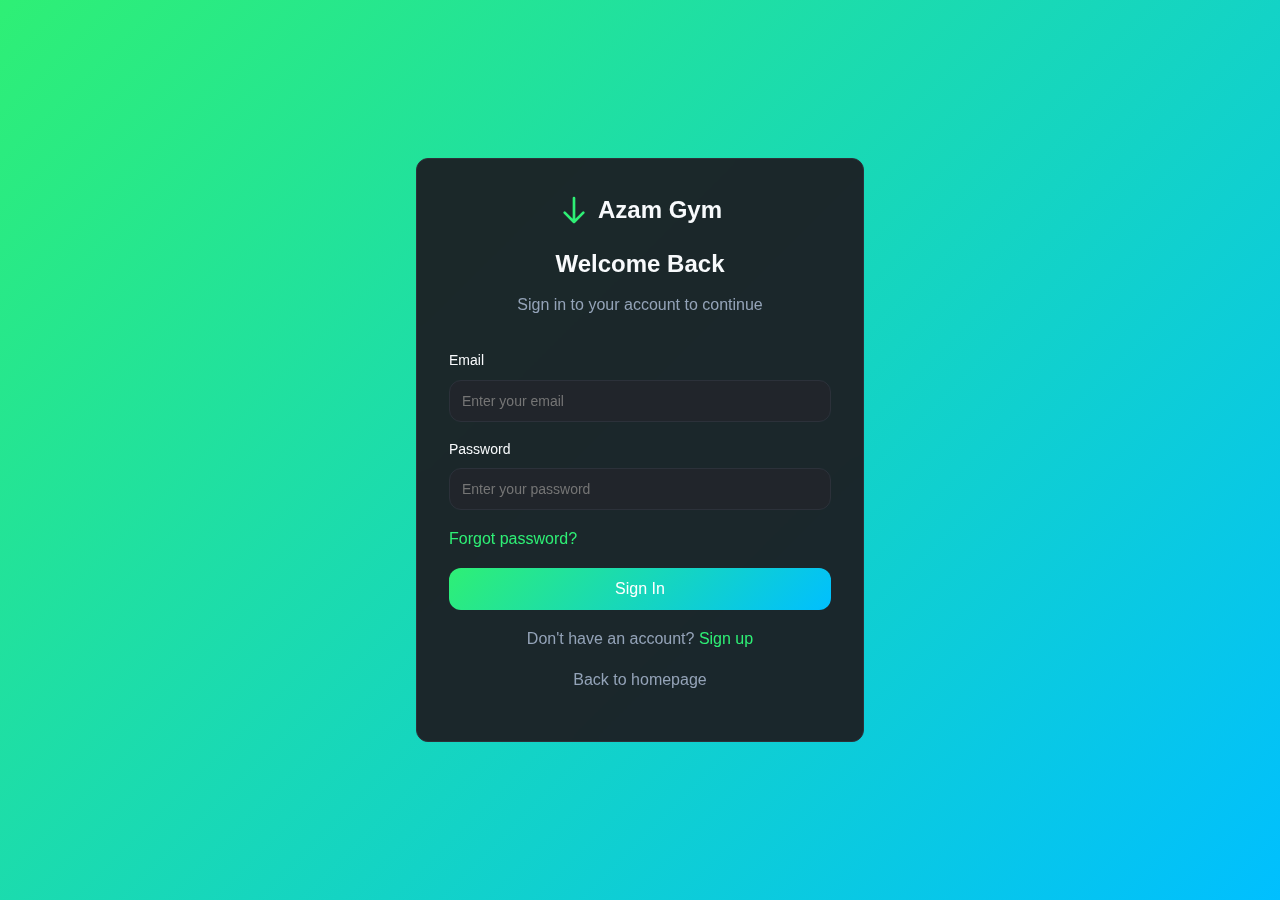
<file: login.html>
<!DOCTYPE html>
<html lang="en">
<head>
    <meta charset="UTF-8">
    <meta name="viewport" content="width=device-width, initial-scale=1.0">
    <title>Sign In - Azam Gym</title>
    <meta name="description" content="Sign in to your Azam Gym account to access your membership, track progress, and manage your fitness journey.">
    <link rel="stylesheet" href="styles.css">
    <link rel="canonical" href="/login.html">
</head>
<body>
    <div class="auth-page">
        <div class="auth-card">
            <div class="auth-logo">
                <svg class="logo-icon" fill="none" stroke="currentColor" viewBox="0 0 24 24">
                    <path stroke-linecap="round" stroke-linejoin="round" stroke-width="2" d="M19 14l-7 7m0 0l-7-7m7 7V3"></path>
                </svg>
                <span class="text-2xl font-bold">Azam Gym</span>
            </div>
            
            <h1 class="auth-title">Welcome Back</h1>
            <p class="auth-description">
                Sign in to your account to continue
            </p>
            
            <form id="login-form" class="auth-form space-y-4">
                <div class="form-group">
                    <label for="email" class="form-label">Email</label>
                    <input 
                        id="email" 
                        type="email" 
                        class="form-input"
                        placeholder="Enter your email"
                        required
                    >
                </div>
                
                <div class="form-group">
                    <label for="password" class="form-label">Password</label>
                    <input 
                        id="password" 
                        type="password" 
                        class="form-input"
                        placeholder="Enter your password"
                        required
                    >
                </div>
                
                <div class="flex items-center justify-between">
                    <a href="#" class="auth-link">
                        Forgot password?
                    </a>
                </div>
                
                <button type="submit" class="btn btn-primary w-full btn-lg">
                    Sign In
                </button>
                
                <div class="text-center">
                    <span class="text-muted">
                        Don't have an account?
                        <a href="signup.html" class="auth-link">Sign up</a>
                    </span>
                </div>
                
                <div class="text-center">
                    <a href="index.html" class="back-link">
                        Back to homepage
                    </a>
                </div>
            </form>
        </div>
    </div>

    <script src="script.js"></script>
</body>
</html>
</file>
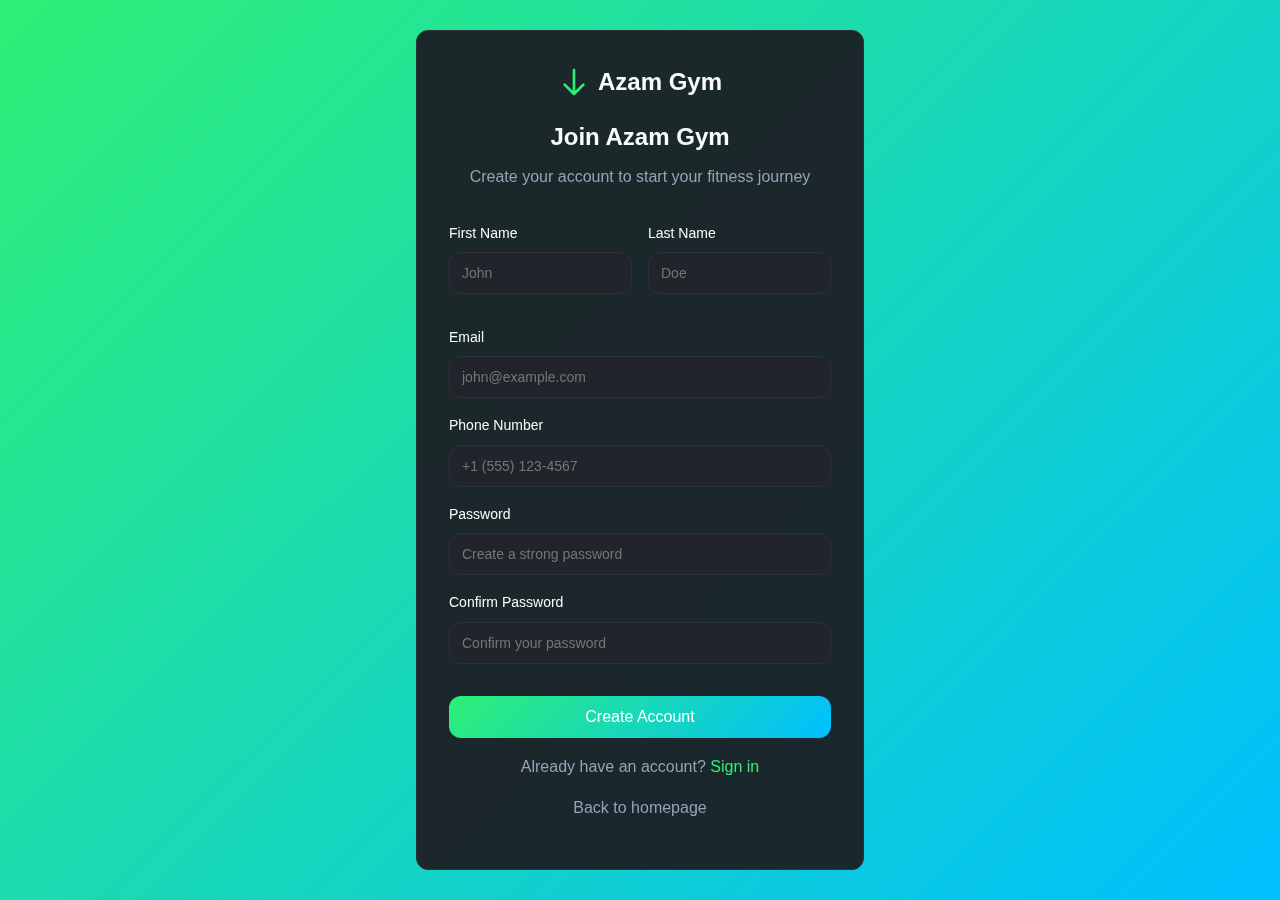
<file: signup.html>
<!DOCTYPE html>
<html lang="en">
<head>
    <meta charset="UTF-8">
    <meta name="viewport" content="width=device-width, initial-scale=1.0">
    <title>Join Azam Gym - Sign Up</title>
    <meta name="description" content="Join Azam Gym today and start your fitness transformation. Create your account to access premium equipment, expert trainers, and wellness programs.">
    <link rel="stylesheet" href="styles.css">
    <link rel="canonical" href="/signup.html">
</head>
<body>
    <div class="auth-page">
        <div class="auth-card">
            <div class="auth-logo">
                <svg class="logo-icon" fill="none" stroke="currentColor" viewBox="0 0 24 24">
                    <path stroke-linecap="round" stroke-linejoin="round" stroke-width="2" d="M19 14l-7 7m0 0l-7-7m7 7V3"></path>
                </svg>
                <span class="text-2xl font-bold">Azam Gym</span>
            </div>
            
            <h1 class="auth-title">Join Azam Gym</h1>
            <p class="auth-description">
                Create your account to start your fitness journey
            </p>
            
            <form id="signup-form" class="auth-form space-y-4">
                <div class="grid grid-cols-2 gap-4">
                    <div class="form-group">
                        <label for="firstName" class="form-label">First Name</label>
                        <input 
                            id="firstName" 
                            type="text" 
                            class="form-input"
                            placeholder="John"
                            required
                        >
                    </div>
                    <div class="form-group">
                        <label for="lastName" class="form-label">Last Name</label>
                        <input 
                            id="lastName" 
                            type="text" 
                            class="form-input"
                            placeholder="Doe"
                            required
                        >
                    </div>
                </div>
                
                <div class="form-group">
                    <label for="email" class="form-label">Email</label>
                    <input 
                        id="email" 
                        type="email" 
                        class="form-input"
                        placeholder="john@example.com"
                        required
                    >
                </div>
                
                <div class="form-group">
                    <label for="phone" class="form-label">Phone Number</label>
                    <input 
                        id="phone" 
                        type="tel" 
                        class="form-input"
                        placeholder="+1 (555) 123-4567"
                    >
                </div>
                
                <div class="form-group">
                    <label for="password" class="form-label">Password</label>
                    <input 
                        id="password" 
                        type="password" 
                        class="form-input"
                        placeholder="Create a strong password"
                        required
                    >
                </div>
                
                <div class="form-group">
                    <label for="confirmPassword" class="form-label">Confirm Password</label>
                    <input 
                        id="confirmPassword" 
                        type="password" 
                        class="form-input"
                        placeholder="Confirm your password"
                        required
                    >
                </div>
                
                <button type="submit" class="btn btn-primary w-full btn-lg">
                    Create Account
                </button>
                
                <div class="text-center">
                    <span class="text-muted">
                        Already have an account?
                        <a href="login.html" class="auth-link">Sign in</a>
                    </span>
                </div>
                
                <div class="text-center">
                    <a href="index.html" class="back-link">
                        Back to homepage
                    </a>
                </div>
            </form>
        </div>
    </div>

    <script src="script.js"></script>
</body>
</html>
</file>
<file: styles.css>
/* CSS Variables for Design System */
:root {
    --background: hsl(220, 13%, 9%);
    --foreground: hsl(210, 40%, 98%);
    --card: hsl(220, 13%, 12%);
    --card-foreground: hsl(210, 40%, 98%);
    --primary: hsl(142, 86%, 56%);
    --primary-foreground: hsl(220, 13%, 9%);
    --secondary: hsl(220, 13%, 15%);
    --secondary-foreground: hsl(210, 40%, 98%);
    --muted: hsl(220, 13%, 15%);
    --muted-foreground: hsl(215, 20.2%, 65.1%);
    --border: hsl(220, 13%, 20%);
    --input: hsl(220, 13%, 15%);
    --electric: hsl(195, 100%, 50%);
    --electric-foreground: hsl(220, 13%, 9%);
    --energy: hsl(32, 100%, 55%);
    --radius: 0.75rem;
    
    /* Gradients */
    --gradient-hero: linear-gradient(135deg, hsl(142, 86%, 56%), hsl(195, 100%, 50%));
    --gradient-card: linear-gradient(145deg, hsl(220, 13%, 12%), hsl(220, 13%, 8%));
    --gradient-energy: linear-gradient(90deg, hsl(32, 100%, 55%), hsl(142, 86%, 56%));
    
    /* Shadows */
    --shadow-glow: 0 0 40px hsla(142, 86%, 56%, 0.3);
    --shadow-card: 0 8px 32px hsla(220, 13%, 5%, 0.5);
    
    /* Transitions */
    --transition-smooth: all 0.3s cubic-bezier(0.4, 0, 0.2, 1);
}

/* Reset and Base Styles */
* {
    margin: 0;
    padding: 0;
    box-sizing: border-box;
}

body {
    font-family: -apple-system, BlinkMacSystemFont, "Segoe UI", Roboto, sans-serif;
    background-color: var(--background);
    color: var(--foreground);
    line-height: 1.6;
}

/* Layout Utilities */
.container {
    max-width: 1280px;
    margin: 0 auto;
    padding: 0 1rem;
}

.flex {
    display: flex;
}

.flex-col {
    flex-direction: column;
}

.items-center {
    align-items: center;
}

.justify-center {
    justify-content: center;
}

.justify-between {
    justify-content: space-between;
}

.text-center {
    text-align: center;
}

.grid {
    display: grid;
}

.grid-cols-1 {
    grid-template-columns: repeat(1, 1fr);
}

.grid-cols-2 {
    grid-template-columns: repeat(2, 1fr);
}

.grid-cols-3 {
    grid-template-columns: repeat(3, 1fr);
}

.gap-4 {
    gap: 1rem;
}

.gap-6 {
    gap: 1.5rem;
}

.gap-8 {
    gap: 2rem;
}

/* Typography */
.text-lg {
    font-size: 1.125rem;
}

.text-xl {
    font-size: 1.25rem;
}

.text-2xl {
    font-size: 1.5rem;
}

.text-3xl {
    font-size: 1.875rem;
}

.text-4xl {
    font-size: 2.25rem;
}

.text-5xl {
    font-size: 3rem;
}

.text-7xl {
    font-size: 4.5rem;
}

.font-bold {
    font-weight: 700;
}

.font-extrabold {
    font-weight: 800;
}

.text-primary {
    color: var(--primary);
}

.text-muted {
    color: var(--muted-foreground);
}

/* Header */
.header {
    position: fixed;
    top: 0;
    width: 100%;
    z-index: 50;
    background: hsla(220, 13%, 9%, 0.8);
    backdrop-filter: blur(12px);
    border-bottom: 1px solid var(--border);
}

.header-content {
    display: flex;
    justify-content: space-between;
    align-items: center;
    height: 4rem;
    padding: 0 2rem;
}

.logo {
    display: flex;
    align-items: center;
    gap: 0.5rem;
    text-decoration: none;
    color: var(--foreground);
}

.logo-icon {
    width: 2rem;
    height: 2rem;
    color: var(--primary);
}

.nav {
    display: none;
    gap: 2rem;
}

.nav a {
    color: var(--foreground);
    text-decoration: none;
    transition: var(--transition-smooth);
}

.nav a:hover {
    color: var(--primary);
}

.header-buttons {
    display: flex;
    align-items: center;
    gap: 1rem;
}

/* Buttons */
.btn {
    display: inline-flex;
    align-items: center;
    justify-content: center;
    padding: 0.5rem 1rem;
    font-size: 0.875rem;
    font-weight: 500;
    border-radius: var(--radius);
    border: none;
    cursor: pointer;
    text-decoration: none;
    transition: var(--transition-smooth);
}

.btn-primary {
    background: var(--gradient-hero);
    color: white;
}

.btn-outline {
    background: transparent;
    color: var(--foreground);
    border: 1px solid var(--border);
}

.btn-outline:hover {
    background: var(--secondary);
}

.btn-lg {
    padding: 0.75rem 2rem;
    font-size: 1rem;
}

/* Hero Section */
.hero {
    min-height: 100vh;
    display: flex;
    align-items: center;
    justify-content: center;
    background-image: url('src/assets/gym-hero.jpg');
    background-size: cover;
    background-position: center;
    position: relative;
}

.hero::before {
    content: '';
    position: absolute;
    inset: 0;
    background: hsla(220, 13%, 9%, 0.6);
}

.hero-content {
    position: relative;
    z-index: 10;
    text-align: center;
    max-width: 56rem;
    padding: 0 2rem;
}

.hero-title {
    font-size: clamp(2.5rem, 5vw, 4.5rem);
    font-weight: 800;
    margin-bottom: 1.5rem;
    line-height: 1.1;
}

.gradient-text {
    background: var(--gradient-hero);
    -webkit-background-clip: text;
    background-clip: text;
    -webkit-text-fill-color: transparent;
}

.hero-description {
    font-size: 1.25rem;
    color: var(--muted-foreground);
    margin-bottom: 2rem;
    max-width: 48rem;
    margin-left: auto;
    margin-right: auto;
}

.hero-buttons {
    display: flex;
    flex-wrap: wrap;
    gap: 1rem;
    justify-content: center;
    margin-bottom: 3rem;
}

.hero-stats {
    display: grid;
    grid-template-columns: repeat(auto-fit, minmax(150px, 1fr));
    gap: 2rem;
    max-width: 32rem;
    margin: 0 auto;
}

.stat {
    text-align: center;
}

.stat-value {
    font-size: 1.875rem;
    font-weight: 700;
    color: var(--primary);
    margin-bottom: 0.5rem;
}

.stat-label {
    color: var(--muted-foreground);
}

/* Sections */
.section {
    padding: 5rem 0;
}

.section-secondary {
    background: hsla(220, 13%, 15%, 0.3);
}

.section-title {
    font-size: clamp(2.25rem, 4vw, 3rem);
    font-weight: 700;
    text-align: center;
    margin-bottom: 1rem;
}

.section-description {
    font-size: 1.25rem;
    color: var(--muted-foreground);
    text-align: center;
    max-width: 48rem;
    margin: 0 auto 4rem;
}

/* Cards */
.card {
    background: var(--gradient-card);
    border: 1px solid var(--border);
    border-radius: var(--radius);
    padding: 1.5rem;
    transition: var(--transition-smooth);
}

.card:hover {
    box-shadow: var(--shadow-card);
}

.card-header {
    margin-bottom: 1rem;
}

.card-title {
    font-size: 1.25rem;
    font-weight: 700;
    margin-bottom: 0.5rem;
}

.card-description {
    color: var(--muted-foreground);
}

/* Service Cards */
.service-icon {
    width: 4rem;
    height: 4rem;
    background: var(--gradient-hero);
    border-radius: 50%;
    display: flex;
    align-items: center;
    justify-content: center;
    margin: 0 auto 1rem;
    transition: var(--transition-smooth);
}

.service-card:hover .service-icon {
    transform: scale(1.1);
}

.feature-list {
    list-style: none;
    margin: 1rem 0;
}

.feature-list li {
    display: flex;
    align-items: center;
    margin-bottom: 0.5rem;
    font-size: 0.875rem;
    color: var(--muted-foreground);
}

.feature-dot {
    width: 0.5rem;
    height: 0.5rem;
    background: var(--primary);
    border-radius: 50%;
    margin-right: 0.75rem;
}

/* Membership Cards */
.membership-grid {
    max-width: 72rem;
    margin: 0 auto;
}

.membership-card {
    position: relative;
}

.membership-card.popular {
    border: 2px solid var(--primary);
    box-shadow: var(--shadow-glow);
}

.popular-badge {
    position: absolute;
    top: -1rem;
    left: 50%;
    transform: translateX(-50%);
    background: var(--gradient-hero);
    color: white;
    padding: 0.25rem 1rem;
    border-radius: 9999px;
    font-size: 0.875rem;
    font-weight: 500;
}

.price {
    display: flex;
    align-items: baseline;
    justify-content: center;
    margin: 1rem 0;
}

.price-amount {
    font-size: 3rem;
    font-weight: 800;
    color: var(--primary);
}

.price-period {
    font-size: 1.25rem;
    color: var(--muted-foreground);
    margin-left: 0.25rem;
}

/* Form Styles */
.form-group {
    margin-bottom: 1rem;
}

.form-label {
    display: block;
    font-size: 0.875rem;
    font-weight: 500;
    margin-bottom: 0.5rem;
}

.form-input {
    width: 100%;
    padding: 0.75rem;
    border: 1px solid var(--border);
    border-radius: var(--radius);
    background: var(--input);
    color: var(--foreground);
    font-size: 0.875rem;
}

.form-input:focus {
    outline: none;
    border-color: var(--primary);
    box-shadow: 0 0 0 2px hsla(142, 86%, 56%, 0.2);
}

.form-textarea {
    resize: vertical;
    min-height: 100px;
}

/* Footer */
.footer {
    background: var(--card);
    border-top: 1px solid var(--border);
    padding: 4rem 0;
}

.footer-grid {
    margin-bottom: 3rem;
}

.footer-brand {
    margin-bottom: 1.5rem;
}

.footer-description {
    color: var(--muted-foreground);
    margin-bottom: 1.5rem;
    max-width: 24rem;
}

.social-links {
    display: flex;
    gap: 1rem;
}

.social-link {
    width: 2.5rem;
    height: 2.5rem;
    display: flex;
    align-items: center;
    justify-content: center;
    border-radius: var(--radius);
    color: var(--muted-foreground);
    transition: var(--transition-smooth);
    text-decoration: none;
}

.social-link:hover {
    color: var(--primary);
    background: var(--secondary);
}

.footer-section h3 {
    font-size: 1.125rem;
    font-weight: 600;
    margin-bottom: 1rem;
}

.footer-links {
    list-style: none;
}

.footer-links li {
    margin-bottom: 0.75rem;
}

.footer-links a {
    color: var(--muted-foreground);
    text-decoration: none;
    transition: var(--transition-smooth);
}

.footer-links a:hover {
    color: var(--primary);
}

.footer-bottom {
    border-top: 1px solid var(--border);
    padding-top: 2rem;
    display: flex;
    justify-content: space-between;
    align-items: center;
    flex-wrap: wrap;
    gap: 1rem;
}

.footer-bottom-links {
    display: flex;
    gap: 1.5rem;
}

/* Login/Signup Pages */
.auth-page {
    min-height: 100vh;
    display: flex;
    align-items: center;
    justify-content: center;
    background: var(--gradient-hero);
    padding: 1rem;
}

.auth-card {
    width: 100%;
    max-width: 28rem;
    background: hsla(220, 13%, 12%, 0.95);
    backdrop-filter: blur(8px);
    border: 1px solid var(--border);
    border-radius: var(--radius);
    padding: 2rem;
}

.auth-logo {
    display: flex;
    align-items: center;
    justify-content: center;
    gap: 0.5rem;
    margin-bottom: 1rem;
}

.auth-title {
    font-size: 1.5rem;
    font-weight: 700;
    text-align: center;
    margin-bottom: 0.5rem;
}

.auth-description {
    color: var(--muted-foreground);
    text-align: center;
    margin-bottom: 2rem;
}

.auth-form {
    margin-bottom: 1rem;
}

.auth-link {
    color: var(--primary);
    text-decoration: none;
    font-weight: 500;
    transition: var(--transition-smooth);
}

.auth-link:hover {
    opacity: 0.8;
}

.back-link {
    color: var(--muted-foreground);
    text-decoration: none;
    transition: var(--transition-smooth);
}

.back-link:hover {
    color: var(--foreground);
}

/* Responsive Design */
@media (min-width: 768px) {
    .nav {
        display: flex;
    }
    
    .grid-cols-md-2 {
        grid-template-columns: repeat(2, 1fr);
    }
    
    .grid-cols-md-3 {
        grid-template-columns: repeat(3, 1fr);
    }
    
    .flex-md-row {
        flex-direction: row;
    }
}

@media (min-width: 1024px) {
    .grid-cols-lg-2 {
        grid-template-columns: repeat(2, 1fr);
    }
    
    .grid-cols-lg-3 {
        grid-template-columns: repeat(3, 1fr);
    }
}

/* Utility Classes */
.mb-2 { margin-bottom: 0.5rem; }
.mb-4 { margin-bottom: 1rem; }
.mb-6 { margin-bottom: 1.5rem; }
.mb-8 { margin-bottom: 2rem; }
.mb-12 { margin-bottom: 3rem; }
.mb-16 { margin-bottom: 4rem; }

.mt-4 { margin-top: 1rem; }
.mt-8 { margin-top: 2rem; }
.mt-12 { margin-top: 3rem; }
.mt-20 { margin-top: 5rem; }

.p-4 { padding: 1rem; }
.p-6 { padding: 1.5rem; }
.px-2 { padding-left: 0.5rem; padding-right: 0.5rem; }
.py-3 { padding-top: 0.75rem; padding-bottom: 0.75rem; }

.w-full { width: 100%; }
.max-w-2xl { max-width: 42rem; }
.max-w-4xl { max-width: 56rem; }
.max-w-6xl { max-width: 72rem; }

.space-y-2 > * + * { margin-top: 0.5rem; }
.space-y-4 > * + * { margin-top: 1rem; }
.space-y-6 > * + * { margin-top: 1.5rem; }

.hidden { display: none; }

@media (min-width: 640px) {
    .sm\:inline-flex { display: inline-flex; }
    .sm\:grid-cols-2 { grid-template-columns: repeat(2, 1fr); }
}

.icon {
    width: 1.25rem;
    height: 1.25rem;
    stroke-width: 2;
    stroke: currentColor;
    fill: none;
}

.icon-lg {
    width: 2rem;
    height: 2rem;
}
</file>
